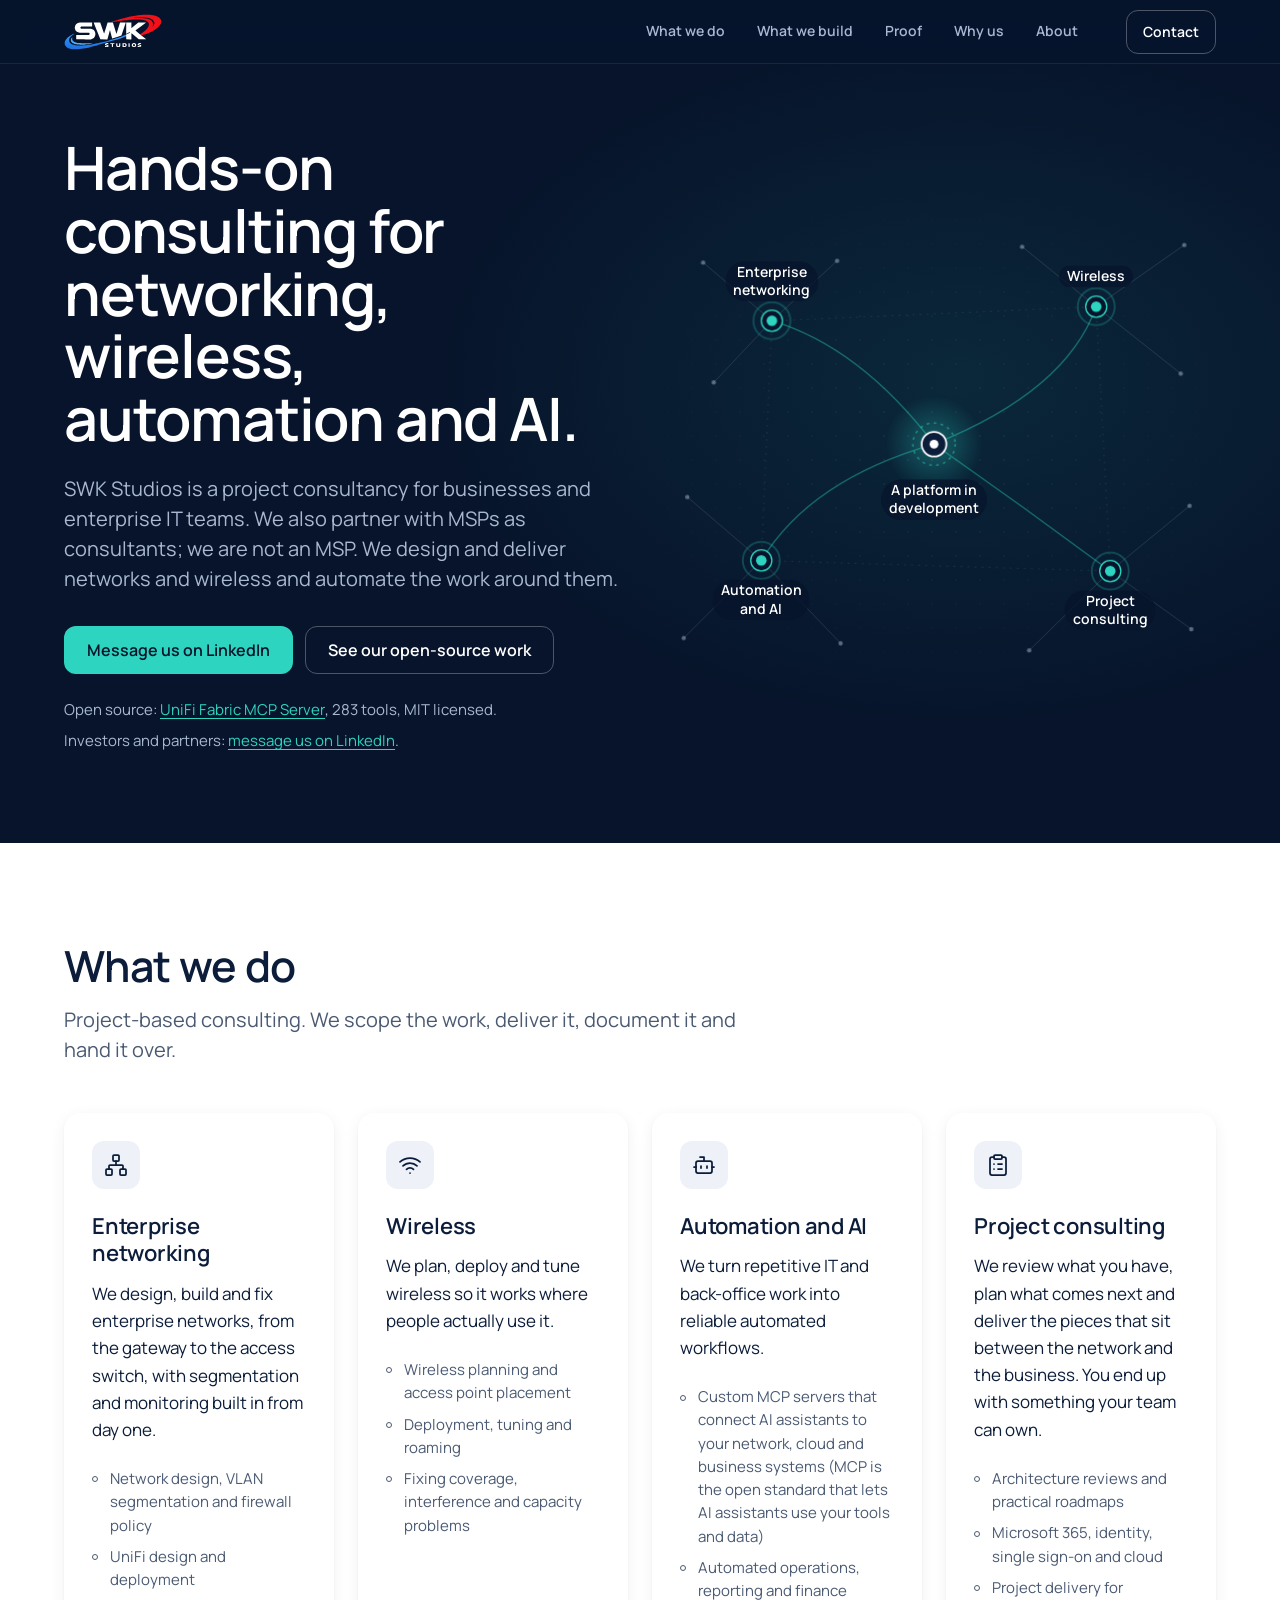
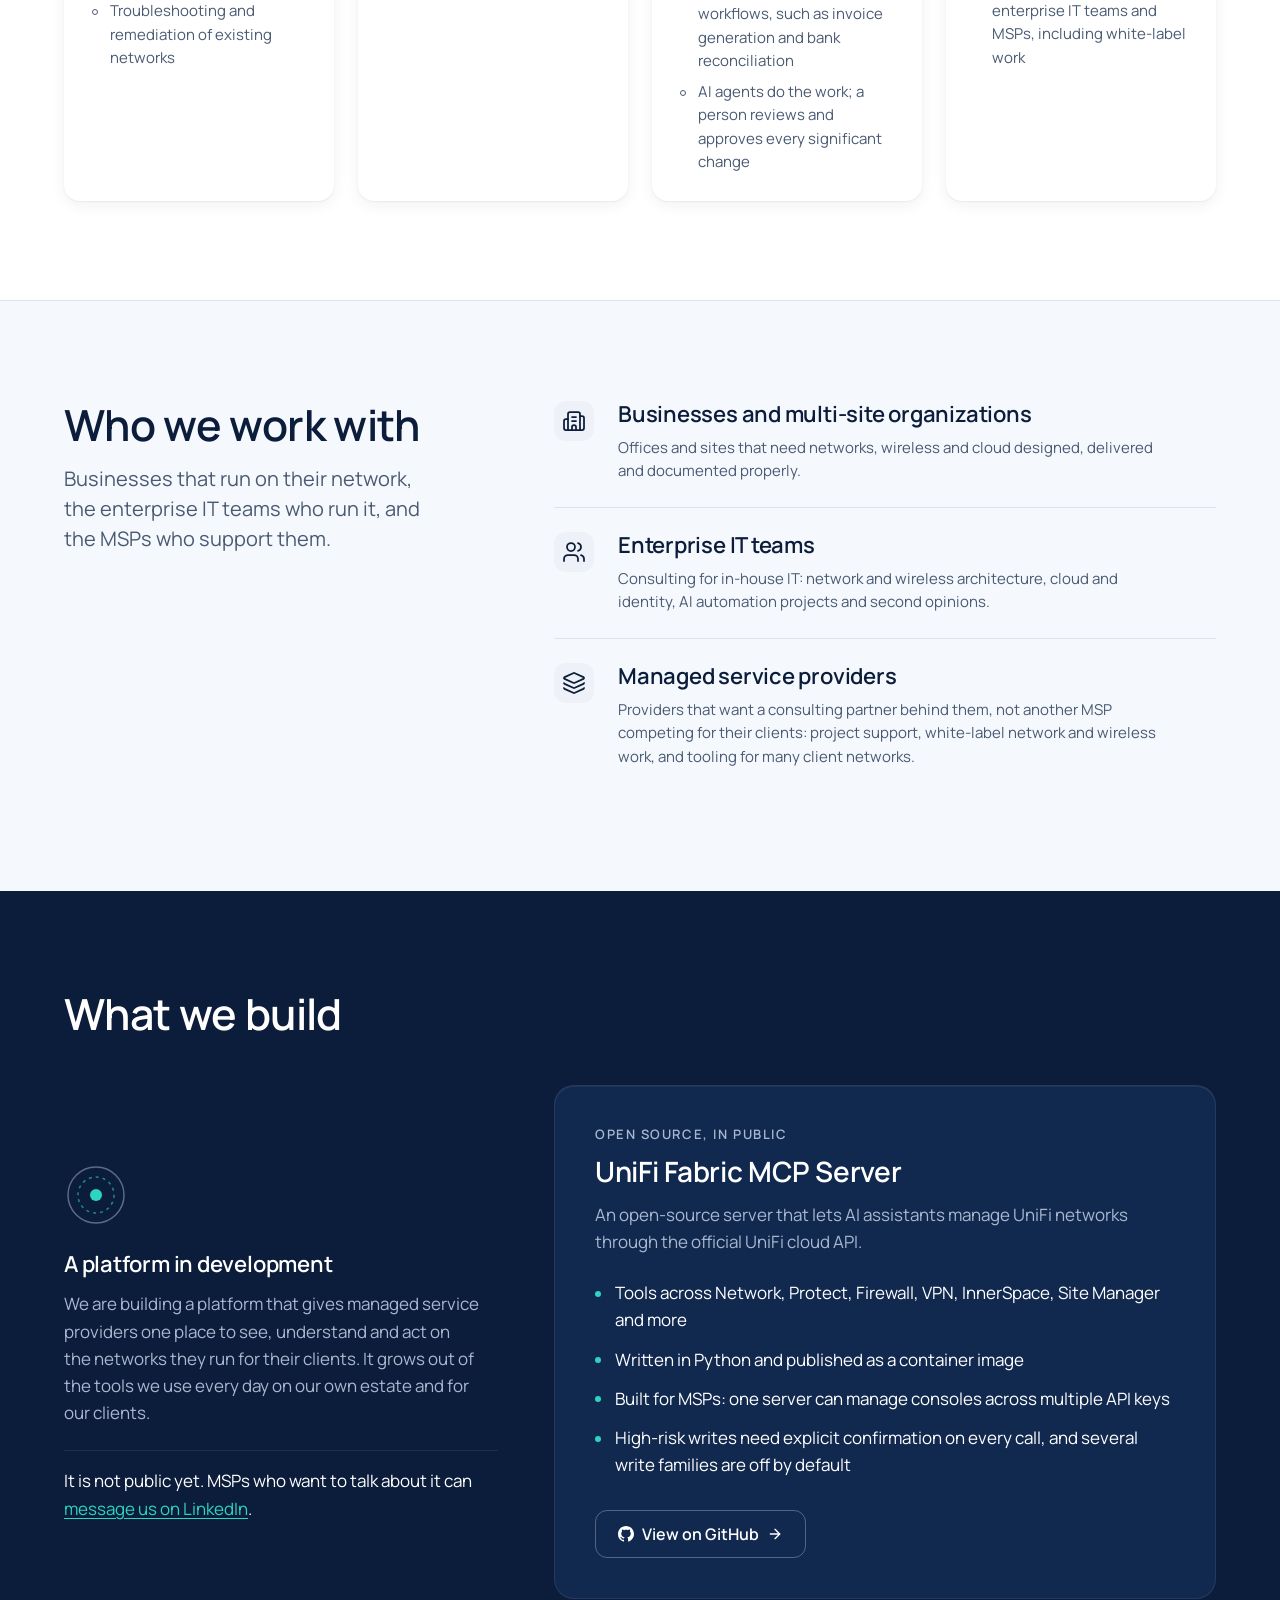
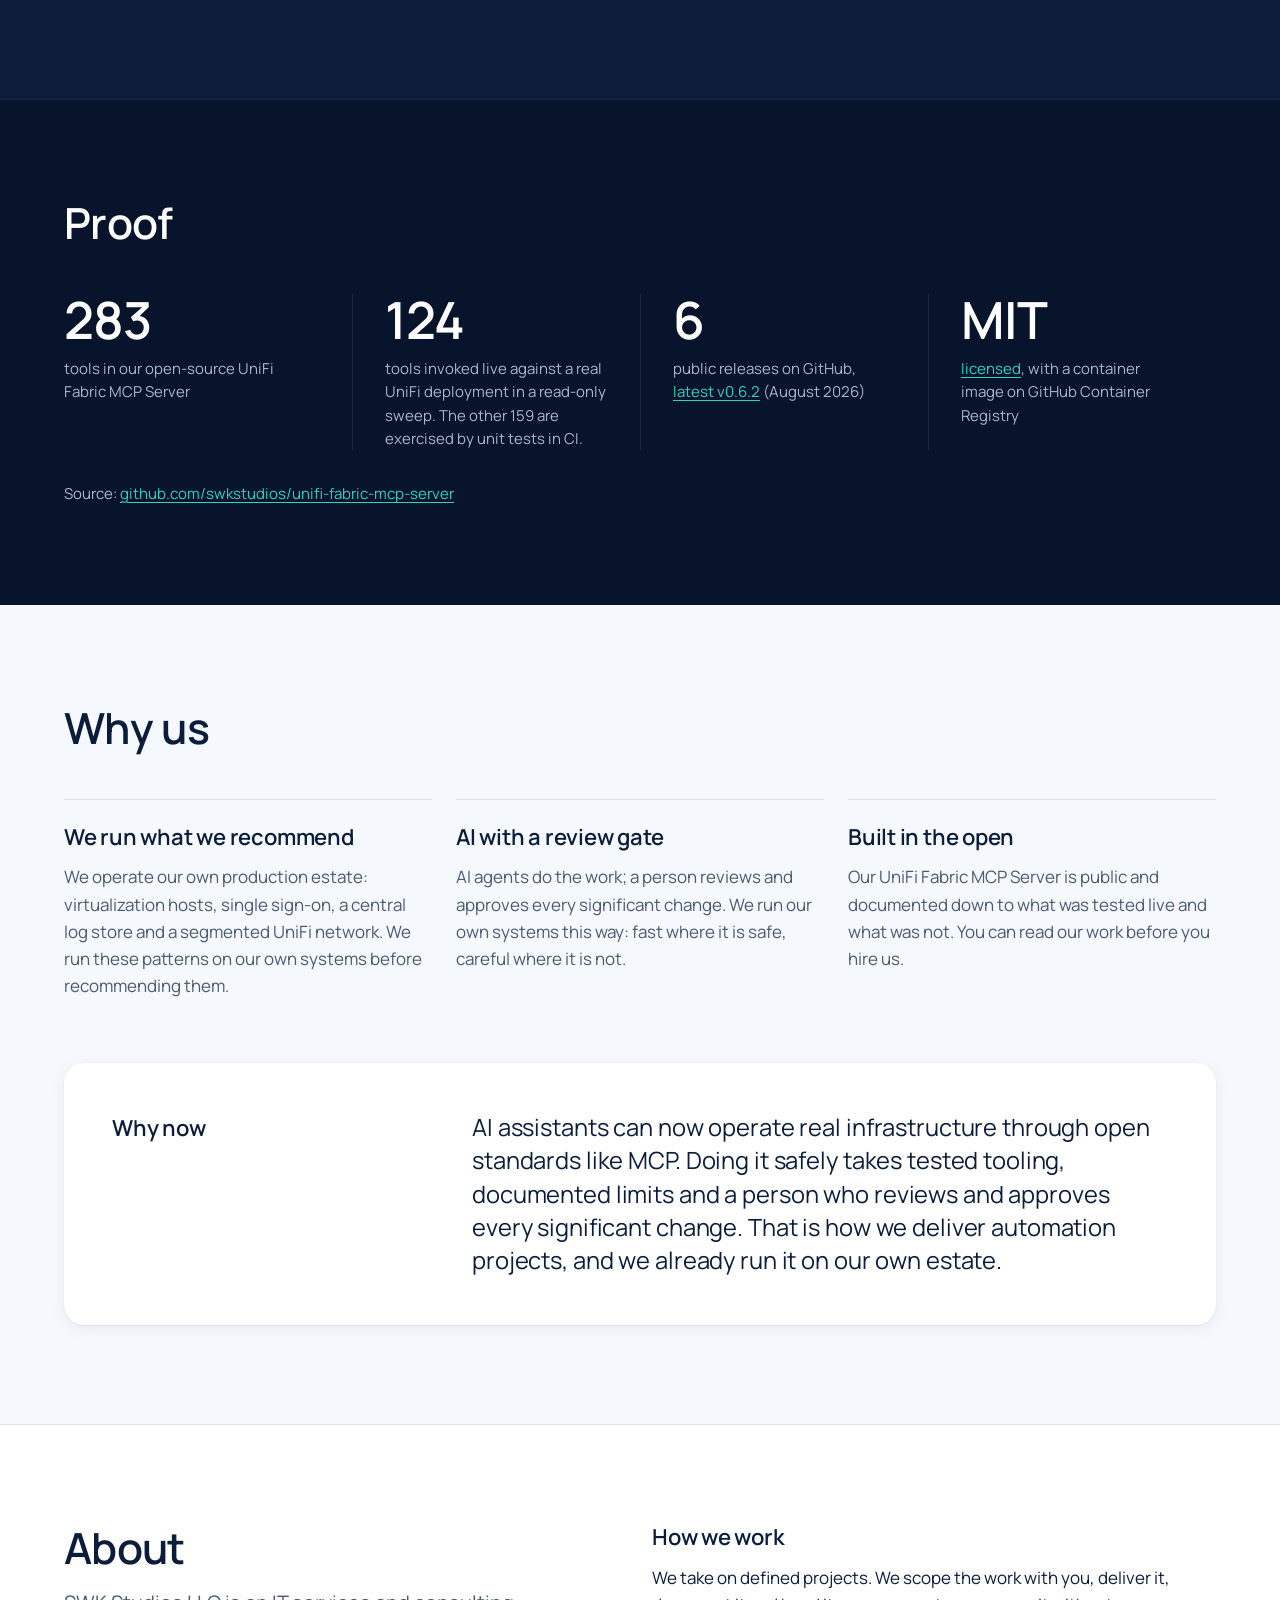
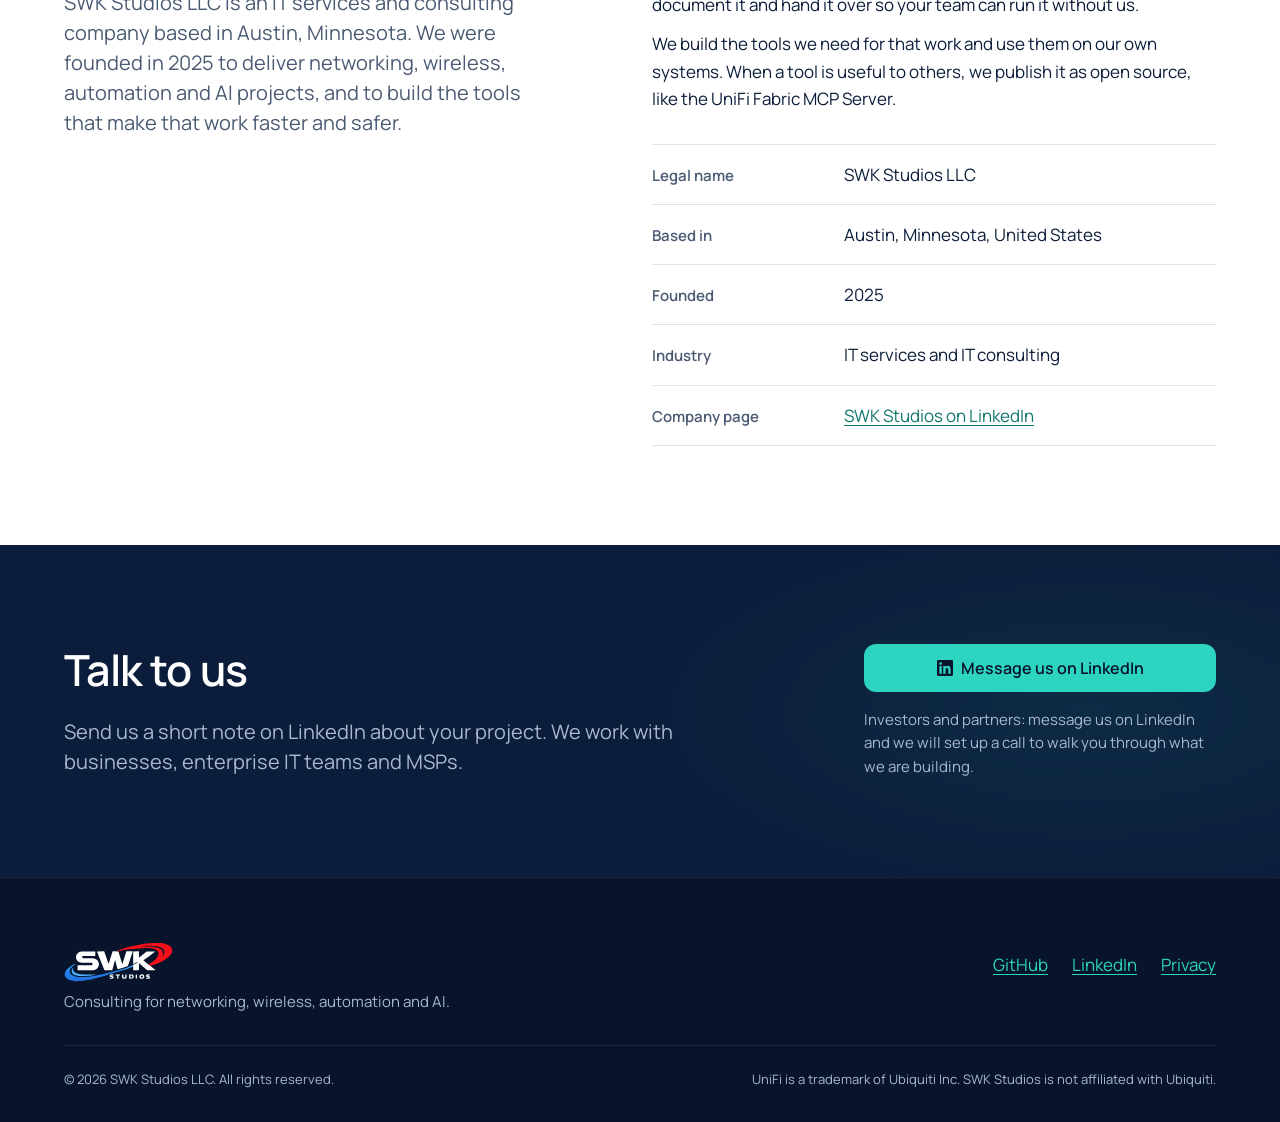
<file: index.html>
<!DOCTYPE html>
<html lang="en">
<head>
  <meta charset="utf-8">
  <meta name="viewport" content="width=device-width, initial-scale=1">
  <meta http-equiv="Content-Security-Policy" content="default-src 'self'; img-src 'self' data:; style-src 'self'; script-src 'self'; font-src 'self'; object-src 'none'; base-uri 'none'; form-action 'none'">
  <meta name="referrer" content="strict-origin-when-cross-origin">
  <title>SWK Studios | Consulting for networking, wireless, automation and AI</title>
  <meta name="description" content="Minnesota consultancy for networking, wireless, automation and AI projects, for businesses and enterprise IT teams. We also partner with MSPs as consultants.">
  <meta name="color-scheme" content="only light">
  <meta name="theme-color" content="#07142B">
  <link rel="canonical" href="https://swkstudios.com/">
  <meta property="og:type" content="website">
  <meta property="og:site_name" content="SWK Studios">
  <meta property="og:url" content="https://swkstudios.com/">
  <meta property="og:title" content="SWK Studios | Consulting for networking, wireless, automation and AI">
  <meta property="og:description" content="Minnesota consultancy for networking, wireless, automation and AI projects, for businesses and enterprise IT teams. We also partner with MSPs as consultants.">
  <meta property="og:image" content="https://swkstudios.com/og.png">
  <meta property="og:image:width" content="1200">
  <meta property="og:image:height" content="630">
  <meta property="og:image:alt" content="SWK Studios: hands-on consulting for networking, wireless, automation and AI">
  <meta name="twitter:card" content="summary_large_image">
  <meta name="twitter:title" content="SWK Studios | Consulting for networking, wireless, automation and AI">
  <meta name="twitter:description" content="Minnesota consultancy for networking, wireless, automation and AI projects, for businesses and enterprise IT teams. We also partner with MSPs as consultants.">
  <meta name="twitter:image" content="https://swkstudios.com/og.png">
  <meta name="twitter:image:alt" content="SWK Studios: hands-on consulting for networking, wireless, automation and AI">
  <link rel="icon" href="/favicon.ico?v=2" sizes="32x32">
  <link rel="icon" href="/favicon.svg?v=2" type="image/svg+xml">
  <link rel="icon" href="/favicon-32.png?v=2" type="image/png" sizes="32x32">
  <link rel="apple-touch-icon" href="/apple-touch-icon.png?v=2" sizes="180x180">
  <link rel="manifest" href="/site.webmanifest?v=2">
  <link rel="preload" href="/assets/fonts/manrope-600.woff2" as="font" type="font/woff2" crossorigin>
  <link rel="stylesheet" href="/assets/css/site.css">
  <script src="/assets/js/site.js" defer></script>
  <script type="application/ld+json">{"@context":"https://schema.org","@graph":[{"@type":"WebSite","@id":"https://swkstudios.com/#site","url":"https://swkstudios.com/","name":"SWK Studios","inLanguage":"en","publisher":{"@id":"https://swkstudios.com/#org"}},{"@type":"Organization","@id":"https://swkstudios.com/#org","name":"SWK Studios","legalName":"SWK Studios LLC","url":"https://swkstudios.com/","logo":"https://swkstudios.com/assets/brand/swk-logo-512.png","address":{"@type":"PostalAddress","addressLocality":"Austin","addressRegion":"MN","addressCountry":"US"},"sameAs":["https://www.linkedin.com/company/swkstudios","https://github.com/swkstudios"],"knowsAbout":["Enterprise networking","Wireless network design","Automation","Artificial intelligence","UniFi","IT project consulting"],"description":"Minnesota consultancy for networking, wireless, automation and AI projects, for businesses and enterprise IT teams. We also partner with MSPs as consultants.","foundingDate":"2025-11-15"},{"@type":"SoftwareSourceCode","name":"UniFi Fabric MCP Server","codeRepository":"https://github.com/swkstudios/unifi-fabric-mcp-server","programmingLanguage":"Python","license":"https://opensource.org/licenses/MIT","author":{"@id":"https://swkstudios.com/#org"}}]}</script>
</head>
<body>
  <a class="skip-link btn btn--primary" href="#main">Skip to content</a>

  <header class="site-header">
    <nav class="nav wrap" aria-label="Primary">
      <a class="brand" href="#top">
        <img class="brand-logo" src="/assets/brand/swk-logo-light.svg" width="88" height="32" alt="SWK Studios">
      </a>
      <ul class="nav-links">
        <li><a class="nav-link" href="#what-we-do">What we do</a></li>
        <li><a class="nav-link" href="#building">What we build</a></li>
        <li><a class="nav-link" href="#proof">Proof</a></li>
        <li><a class="nav-link" href="#why-us">Why us</a></li>
        <li><a class="nav-link" href="#about">About</a></li>
      </ul>
      <a class="btn btn--secondary btn--sm nav-cta" href="#contact">Contact</a>
    </nav>
  </header>

  <main id="main" tabindex="-1">

    <section id="top" class="band band--dark hero" aria-labelledby="hero-title">
      <div class="wrap grid hero-grid">
        <div class="hero-text">
          <h1 id="hero-title">Hands-on consulting for networking, wireless, automation and AI.</h1>
          <p class="lead hero-sub">SWK Studios is a project consultancy for businesses and enterprise IT teams. We also partner with MSPs as consultants; we are not an&nbsp;MSP. We design and deliver networks and wireless and automate the work around them.</p>
          <div class="cta-row">
            <a class="btn btn--primary" href="https://www.linkedin.com/company/swkstudios">Message us on LinkedIn</a>
            <a class="btn btn--secondary" href="#open-source">See our open-source work</a>
          </div>
          <p class="small muted hero-proof">Open source: <a class="link" href="https://github.com/swkstudios/unifi-fabric-mcp-server">UniFi Fabric MCP Server</a>, <span data-stat="tools">283</span> tools, MIT licensed.</p>
          <p class="small hero-investor">Investors and partners: <a class="link" href="https://www.linkedin.com/company/swkstudios">message us on LinkedIn</a>.</p>
        </div>
        <div class="hero-visual">
          <div class="topo" role="img" aria-label="Diagram: our four practices (enterprise networking, wireless, automation and AI, and project consulting) connected to a platform in development at the center.">
            <svg class="topo-svg" viewBox="0 0 640 520" preserveAspectRatio="xMidYMid meet" aria-hidden="true" focusable="false">
              <defs>
                <radialGradient id="topo-halo">
                  <stop offset="0" stop-color="#2DD4BF" stop-opacity=".35"/>
                  <stop offset="1" stop-color="#2DD4BF" stop-opacity="0"/>
                </radialGradient>
              </defs>
              <g class="mesh" fill="none" stroke="#A9B8D0" stroke-width="1">
                <g class="mesh-ring" stroke-opacity=".18" stroke-dasharray="2 6">
                  <line x1="136" y1="120" x2="504" y2="104"/>
                  <line x1="504" y1="104" x2="520" y2="404"/>
                  <line x1="520" y1="404" x2="124" y2="392"/>
                  <line x1="124" y1="392" x2="136" y2="120"/>
                </g>
                <g class="mesh-links k-ai" stroke-opacity=".22">
                  <line pathLength="100" x1="136" y1="120" x2="58" y2="54"/>
                  <line pathLength="100" x1="136" y1="120" x2="210" y2="52"/>
                  <line pathLength="100" x1="136" y1="120" x2="70" y2="190"/>
                </g>
                <g class="mesh-links k-cloud" stroke-opacity=".22">
                  <line pathLength="100" x1="504" y1="104" x2="604" y2="34"/>
                  <line pathLength="100" x1="504" y1="104" x2="420" y2="36"/>
                  <line pathLength="100" x1="504" y1="104" x2="600" y2="180"/>
                </g>
                <g class="mesh-links k-net" stroke-opacity=".22">
                  <line pathLength="100" x1="520" y1="404" x2="612" y2="470"/>
                  <line pathLength="100" x1="520" y1="404" x2="428" y2="494"/>
                  <line pathLength="100" x1="520" y1="404" x2="610" y2="330"/>
                </g>
                <g class="mesh-links k-msp" stroke-opacity=".22">
                  <line pathLength="100" x1="124" y1="392" x2="36" y2="480"/>
                  <line pathLength="100" x1="124" y1="392" x2="214" y2="486"/>
                  <line pathLength="100" x1="124" y1="392" x2="40" y2="320"/>
                </g>
              </g>
              <g class="spokes" fill="none" stroke="#2DD4BF" stroke-width="1.5" stroke-opacity=".45" stroke-linecap="round">
                <path class="spoke k-ai" pathLength="100" d="M136 120 Q236 150 320 260"/>
                <path class="spoke k-cloud" pathLength="100" d="M504 104 Q470 200 320 260"/>
                <path class="spoke k-net" pathLength="100" d="M520 404 Q420 330 320 260"/>
                <path class="spoke k-msp" pathLength="100" d="M124 392 Q180 300 320 260"/>
              </g>
              <g class="packets" fill="none" stroke="#2DD4BF" stroke-width="2.5" stroke-linecap="round">
                <path class="packet k-ai" pathLength="100" d="M136 120 Q236 150 320 260"/>
                <path class="packet k-cloud" pathLength="100" d="M504 104 Q470 200 320 260"/>
                <path class="packet k-net" pathLength="100" d="M520 404 Q420 330 320 260"/>
                <path class="packet k-msp" pathLength="100" d="M124 392 Q180 300 320 260"/>
              </g>
              <g class="sats" fill="#A9B8D0" fill-opacity=".5">
                <g class="sat-group k-ai"><circle cx="58" cy="54" r="2.5"/><circle cx="210" cy="52" r="2.5"/><circle cx="70" cy="190" r="2.5"/></g>
                <g class="sat-group k-cloud"><circle cx="604" cy="34" r="2.5"/><circle cx="420" cy="36" r="2.5"/><circle cx="600" cy="180" r="2.5"/></g>
                <g class="sat-group k-net"><circle cx="612" cy="470" r="2.5"/><circle cx="428" cy="494" r="2.5"/><circle cx="610" cy="330" r="2.5"/></g>
                <g class="sat-group k-msp"><circle cx="36" cy="480" r="2.5"/><circle cx="214" cy="486" r="2.5"/><circle cx="40" cy="320" r="2.5"/></g>
              </g>
              <g class="pillars">
                <g class="pillar k-ai"><circle class="pulse" cx="136" cy="120" r="14"/><circle class="pillar-ring" cx="136" cy="120" r="12"/><circle class="pillar-dot" cx="136" cy="120" r="6"/></g>
                <g class="pillar k-cloud"><circle class="pulse" cx="504" cy="104" r="14"/><circle class="pillar-ring" cx="504" cy="104" r="12"/><circle class="pillar-dot" cx="504" cy="104" r="6"/></g>
                <g class="pillar k-net"><circle class="pulse" cx="520" cy="404" r="14"/><circle class="pillar-ring" cx="520" cy="404" r="12"/><circle class="pillar-dot" cx="520" cy="404" r="6"/></g>
                <g class="pillar k-msp"><circle class="pulse" cx="124" cy="392" r="14"/><circle class="pillar-ring" cx="124" cy="392" r="12"/><circle class="pillar-dot" cx="124" cy="392" r="6"/></g>
              </g>
              <g class="core">
                <circle class="core-halo" cx="320" cy="260" r="56" fill="url(#topo-halo)"/>
                <circle class="core-ring" cx="320" cy="260" r="24" fill="none" stroke="#2DD4BF" stroke-opacity=".6" stroke-width="1.5" stroke-dasharray="3 5"/>
                <circle class="core-disc" cx="320" cy="260" r="14" fill="#0B1D3A" stroke="#FFFFFF" stroke-width="2"/>
                <circle class="core-dot" cx="320" cy="260" r="5" fill="#FFFFFF"/>
              </g>
            </svg>
            <span class="topo-label topo-label--core" aria-hidden="true">A platform in <br>development</span>
            <span class="topo-label topo-label--ai" aria-hidden="true"><span class="lbl-full">Enterprise <br>networking</span><span class="lbl-short">Networking</span></span>
            <span class="topo-label topo-label--cloud" aria-hidden="true"><span class="lbl-full">Wireless</span><span class="lbl-short">Wireless</span></span>
            <span class="topo-label topo-label--net" aria-hidden="true"><span class="lbl-full">Project <br>consulting</span><span class="lbl-short">Projects</span></span>
            <span class="topo-label topo-label--msp" aria-hidden="true"><span class="lbl-full">Automation <br>and AI</span><span class="lbl-short">AI</span></span>
          </div>
        </div>
      </div>
    </section>

    <section id="what-we-do" class="band band--light band--white" aria-labelledby="what-we-do-title">
      <div class="wrap">
        <header class="sec-head">
          <h2 id="what-we-do-title">What we do</h2>
          <p class="lead muted">Project-based consulting. We scope the work, deliver it, document it and hand it over.</p>
        </header>
        <div class="pillars-grid">
          <article class="card">
            <div class="icon-tile"><svg class="icon" viewBox="0 0 24 24" aria-hidden="true" focusable="false"><rect x="16" y="16" width="6" height="6" rx="1"/><rect x="2" y="16" width="6" height="6" rx="1"/><rect x="9" y="2" width="6" height="6" rx="1"/><path d="M5 16v-3a1 1 0 0 1 1-1h12a1 1 0 0 1 1 1v3"/><path d="M12 12V8"/></svg></div>
            <h3>Enterprise networking</h3>
            <p>We design, build and fix enterprise networks, from the gateway to the access switch, with segmentation and monitoring built in from day one.</p>
            <ul class="ring-list">
              <li>Network design, VLAN segmentation and firewall policy</li>
              <li>UniFi design and deployment</li>
              <li>Troubleshooting and remediation of existing networks</li>
            </ul>
          </article>
          <article class="card">
            <div class="icon-tile"><svg class="icon" viewBox="0 0 24 24" aria-hidden="true" focusable="false"><path d="M12 20h.01"/><path d="M2 8.82a15 15 0 0 1 20 0"/><path d="M5 12.859a10 10 0 0 1 14 0"/><path d="M8.5 16.429a5 5 0 0 1 7 0"/></svg></div>
            <h3>Wireless</h3>
            <p>We plan, deploy and tune wireless so it works where people actually use it.</p>
            <ul class="ring-list">
              <li>Wireless planning and access point placement</li>
              <li>Deployment, tuning and roaming</li>
              <li>Fixing coverage, interference and capacity problems</li>
            </ul>
          </article>
          <article class="card">
            <div class="icon-tile"><svg class="icon" viewBox="0 0 24 24" aria-hidden="true" focusable="false"><path d="M12 8V4H8"/><rect width="16" height="12" x="4" y="8" rx="2"/><path d="M2 14h2"/><path d="M20 14h2"/><path d="M15 13v2"/><path d="M9 13v2"/></svg></div>
            <h3>Automation and AI</h3>
            <p>We turn repetitive IT and back-office work into reliable automated workflows.</p>
            <ul class="ring-list">
              <li>Custom MCP servers that connect AI assistants to your network, cloud and business systems (MCP is the open standard that lets AI assistants use your tools and data)</li>
              <li>Automated operations, reporting and finance workflows, such as invoice generation and bank reconciliation</li>
              <li>AI agents do the work; a person reviews and approves every significant change</li>
            </ul>
          </article>
          <article class="card">
            <div class="icon-tile"><svg class="icon" viewBox="0 0 24 24" aria-hidden="true" focusable="false"><rect width="8" height="4" x="8" y="2" rx="1" ry="1"/><path d="M16 4h2a2 2 0 0 1 2 2v14a2 2 0 0 1-2 2H6a2 2 0 0 1-2-2V6a2 2 0 0 1 2-2h2"/><path d="M12 11h4"/><path d="M12 16h4"/><path d="M8 11h.01"/><path d="M8 16h.01"/></svg></div>
            <h3>Project consulting</h3>
            <p>We review what you have, plan what comes next and deliver the pieces that sit between the network and the business. You end up with something your team can own.</p>
            <ul class="ring-list">
              <li>Architecture reviews and practical roadmaps</li>
              <li>Microsoft 365, identity, single <span class="nowrap">sign-on</span> and cloud</li>
              <li>Project delivery for enterprise IT teams and MSPs, including white-label work</li>
            </ul>
          </article>
        </div>
      </div>
    </section>

    <section id="who" class="band band--light band--mist" data-nav="what-we-do" aria-labelledby="who-title">
      <div class="wrap grid who-grid">
        <header class="who-head">
          <h2 id="who-title">Who we work with</h2>
          <p class="lead muted">Businesses that run on their network, the enterprise IT teams who run it, and the MSPs who support them.</p>
        </header>
        <ul class="who-list">
          <li class="who-row">
            <div class="icon-tile icon-tile--sm"><svg class="icon" viewBox="0 0 24 24" aria-hidden="true" focusable="false"><path d="M10 12h4"/><path d="M10 8h4"/><path d="M14 21v-3a2 2 0 0 0-4 0v3"/><path d="M6 10H4a2 2 0 0 0-2 2v7a2 2 0 0 0 2 2h16a2 2 0 0 0 2-2V9a2 2 0 0 0-2-2h-2"/><path d="M6 21V5a2 2 0 0 1 2-2h8a2 2 0 0 1 2 2v16"/></svg></div>
            <div><h3>Businesses and <span class="nowrap">multi-site</span> organizations</h3><p class="small muted">Offices and sites that need networks, wireless and cloud designed, delivered and documented properly.</p></div>
          </li>
          <li class="who-row">
            <div class="icon-tile icon-tile--sm"><svg class="icon" viewBox="0 0 24 24" aria-hidden="true" focusable="false"><path d="M16 21v-2a4 4 0 0 0-4-4H6a4 4 0 0 0-4 4v2"/><path d="M16 3.128a4 4 0 0 1 0 7.744"/><path d="M22 21v-2a4 4 0 0 0-3-3.870"/><circle cx="9" cy="7" r="4"/></svg></div>
            <div><h3>Enterprise IT teams</h3><p class="small muted">Consulting for in-house IT: network and wireless architecture, cloud and identity, AI automation projects and second opinions.</p></div>
          </li>
          <li class="who-row">
            <div class="icon-tile icon-tile--sm"><svg class="icon" viewBox="0 0 24 24" aria-hidden="true" focusable="false"><path d="M12.83 2.18a2 2 0 0 0-1.66 0L2.6 6.08a1 1 0 0 0 0 1.83l8.58 3.91a2 2 0 0 0 1.66 0l8.58-3.9a1 1 0 0 0 0-1.83z"/><path d="M2 12a1 1 0 0 0 .58.91l8.6 3.91a2 2 0 0 0 1.65 0l8.58-3.9A1 1 0 0 0 22 12"/><path d="M2 17a1 1 0 0 0 .58.91l8.6 3.91a2 2 0 0 0 1.65 0l8.58-3.9A1 1 0 0 0 22 17"/></svg></div>
            <div><h3>Managed service providers</h3><p class="small muted">Providers that want a consulting partner behind them, not another MSP competing for their clients: project support, white-label network and wireless work, and tooling for many client networks.</p></div>
          </li>
        </ul>
      </div>
    </section>

    <section id="building" class="band band--dark band--navy900" aria-labelledby="building-title">
      <div class="wrap">
        <header class="sec-head">
          <h2 id="building-title">What we build</h2>
        </header>
        <div class="grid building-grid">
          <div class="teaser">
            <svg class="core-glyph" width="64" height="64" viewBox="0 0 64 64" aria-hidden="true" focusable="false"><circle cx="32" cy="32" r="28" fill="none" stroke="#A9B8D0" stroke-opacity=".5" stroke-width="1.5"/><circle cx="32" cy="32" r="18" fill="none" stroke="#2DD4BF" stroke-opacity=".6" stroke-width="1.5" stroke-dasharray="3 4"/><circle cx="32" cy="32" r="6" fill="#2DD4BF"/></svg>
            <h3>A platform in development</h3>
            <p class="muted">We are building a platform that gives managed service providers one place to see, understand and act on the networks they run for their clients. It grows out of the tools we use every day on our own estate and for our clients.</p>
            <p class="strong-white">It is not public yet. MSPs who want to talk about it can <a class="link nowrap" href="https://www.linkedin.com/company/swkstudios">message us on LinkedIn</a>.</p>
          </div>
          <article id="open-source" class="oss-card" aria-labelledby="oss-title">
            <p class="overline">Open source, in public</p>
            <h3 id="oss-title" class="h3-lg">UniFi Fabric MCP Server</h3>
            <p class="muted">An open-source server that lets AI assistants manage UniFi networks through the official UniFi cloud API.</p>
            <ul class="dot-list">
              <li>Tools across Network, Protect, Firewall, VPN, InnerSpace, Site Manager and more</li>
              <li>Written in Python and published as a container image</li>
              <li>Built for MSPs: one server can manage consoles across multiple API keys</li>
              <li>High-risk writes need explicit confirmation on every call, and several write families are off by default</li>
            </ul>
            <a class="btn btn--secondary btn--gh" href="https://github.com/swkstudios/unifi-fabric-mcp-server">
              <svg class="btn-icon" width="16" height="16" viewBox="0 0 16 16" aria-hidden="true" focusable="false"><path fill="currentColor" d="M6.766 11.328c-2.063-.25-3.516-1.734-3.516-3.656 0-.781.281-1.625.75-2.188-.203-.515-.172-1.609.063-2.062.625-.078 1.468.25 1.968.703.594-.187 1.219-.281 1.985-.281.765 0 1.39.094 1.953.265.484-.437 1.344-.765 1.969-.687.218.422.25 1.515.046 2.047.5.593.766 1.39.766 2.203 0 1.922-1.453 3.375-3.547 3.640.531.344.89 1.094.89 1.954v1.625c0 .468.391.734.86.547C13.781 14.359 16 11.53 16 8.030 16 3.610 12.406 0 7.984 0 3.563 0 0 3.610 0 8.031a7.880 7.880 0 0 0 5.172 7.422c.422.156.828-.125.828-.547v-1.250c-.219.094-.5.156-.75.156-1.031 0-1.640-.562-2.078-1.609-.172-.422-.360-.672-.719-.719-.187-.015-.25-.093-.25-.187 0-.188.313-.328.625-.328.453 0 .844.281 1.250.860.313.452.640.655 1.031.655s.641-.140 1-.5c.266-.265.470-.5.657-.656"/></svg>
              <span>View on GitHub</span>
              <svg class="btn-icon btn-arrow" width="16" height="16" viewBox="0 0 24 24" aria-hidden="true" focusable="false"><path d="M5 12h14"/><path d="m12 5 7 7-7 7"/></svg>
            </a>
          </article>
        </div>
      </div>
    </section>

    <section id="proof" class="band band--dark band--navy950" aria-labelledby="proof-title">
      <div class="wrap">
        <header class="sec-head">
          <h2 id="proof-title">Proof</h2>
        </header>
        <dl class="stats">
          <div class="stat"><dt class="stat-fig" data-stat="tools">283</dt><dd class="stat-label">tools in our open-source UniFi Fabric MCP Server</dd></div>
          <div class="stat"><dt class="stat-fig" data-stat="live_verified">124</dt><dd class="stat-label">tools invoked live against a real UniFi deployment in a read-only sweep. The other <span data-stat="unit_tested">159</span> are exercised by unit tests in CI.</dd></div>
          <div class="stat"><dt class="stat-fig" data-stat="releases">6</dt><dd class="stat-label">public releases on GitHub, <a class="link nowrap" href="https://github.com/swkstudios/unifi-fabric-mcp-server/releases/latest">latest <span data-stat="latest_version">v0.6.2</span></a> (<span data-stat="latest_date">August 2026</span>)</dd></div>
          <div class="stat"><dt class="stat-fig">MIT</dt><dd class="stat-label"><a class="link" href="https://github.com/swkstudios/unifi-fabric-mcp-server/blob/main/LICENSE">licensed</a>, with a container image on GitHub Container Registry</dd></div>
        </dl>
        <p class="small muted proof-source">Source: <a class="link" href="https://github.com/swkstudios/unifi-fabric-mcp-server">github.com/swkstudios/unifi-fabric-mcp-server</a></p>
      </div>
    </section>

    <section id="why-us" class="band band--light band--mist" aria-labelledby="why-us-title">
      <div class="wrap">
        <header class="sec-head">
          <h2 id="why-us-title">Why us</h2>
        </header>
        <div class="grid why-grid">
          <div class="why-item">
            <h3>We run what we recommend</h3>
            <p class="muted">We operate our own production estate: virtualization hosts, single <span class="nowrap">sign-on</span>, a central log store and a segmented UniFi network. We run these patterns on our own systems before recommending them.</p>
          </div>
          <div class="why-item">
            <h3>AI with a review gate</h3>
            <p class="muted">AI agents do the work; a person reviews and approves every significant change. We run our own systems this way: fast where it is safe, careful where it is not.</p>
          </div>
          <div class="why-item">
            <h3>Built in the open</h3>
            <p class="muted">Our UniFi Fabric MCP Server is public and documented down to what was tested live and what was not. You can read our work before you hire us.</p>
          </div>
        </div>
        <div class="grid why-now">
          <h3>Why now</h3>
          <p class="lead">AI assistants can now operate real infrastructure through open standards like MCP. Doing it safely takes tested tooling, documented limits and a person who reviews and approves every significant change. That is how we deliver automation projects, and we already run it on our own estate.</p>
        </div>
      </div>
    </section>

    <section id="about" class="band band--light band--white" aria-labelledby="about-title">
      <div class="wrap grid about-grid">
        <header class="sec-head about-head">
          <h2 id="about-title">About</h2>
          <p class="lead muted">SWK Studios LLC is an IT services and consulting company based in Austin, Minnesota. We were founded in 2025 to deliver networking, wireless, automation and AI projects, and to build the tools that make that work faster and safer.</p>
        </header>
        <div class="about-body">
          <div class="about-copy">
            <h3>How we work</h3>
            <p>We take on defined projects. We scope the work with you, deliver it, document it and hand it over so your team can run it without us.</p>
            <p>We build the tools we need for that work and use them on our own systems. When a tool is useful to others, we publish it as open source, like the UniFi Fabric MCP Server.</p>
          </div>
          <dl class="facts">
            <div><dt>Legal name</dt><dd>SWK Studios LLC</dd></div>
            <div><dt>Based in</dt><dd>Austin, Minnesota, United States</dd></div>
            <div><dt>Founded</dt><dd>2025</dd></div>
            <div><dt>Industry</dt><dd>IT services and IT consulting</dd></div>
            <div><dt>Company page</dt><dd><a class="link" href="https://www.linkedin.com/company/swkstudios">SWK Studios on LinkedIn</a></dd></div>
          </dl>
        </div>
      </div>
    </section>

    <section id="contact" class="band band--dark band--navy900 contact" aria-labelledby="contact-title">
      <div class="wrap grid contact-grid">
        <div class="contact-text">
          <h2 id="contact-title">Talk to us</h2>
          <p class="lead muted">Send us a short note on LinkedIn about your project. We work with businesses, enterprise IT teams and MSPs.</p>
        </div>
        <div class="contact-actions">
          <a class="btn btn--primary btn--block" href="https://www.linkedin.com/company/swkstudios">
            <svg class="btn-icon" width="16" height="16" viewBox="0 0 16 16" aria-hidden="true" focusable="false"><path fill="currentColor" d="M14.82 0H1.18C.53 0 0 .52 0 1.15v13.7C0 15.48.53 16 1.18 16h13.64c.65 0 1.18-.52 1.18-1.15V1.15C16 .52 15.47 0 14.82 0zM4.75 13.63H2.37V6h2.38v7.63zM3.56 4.96a1.38 1.380 0 1 1 0-2.76 1.38 1.38 0 0 1 0 2.76zm10.07 8.67h-2.37V9.92c0-.89-.02-2.03-1.24-2.03-1.24 0-1.43.97-1.43 1.97v3.77H6.22V6h2.27v1.04h.03c.32-.6 1.1-1.24 2.25-1.24 2.4 0 2.85 1.58 2.85 3.640v4.19z"/></svg>
            <span>Message us on LinkedIn</span>
          </a>
          <p class="small muted contact-investor">Investors and partners: message us on LinkedIn and we will set up a call to walk you through what we are building.</p>
        </div>
      </div>
    </section>

  </main>

  <footer class="band band--dark site-footer">
    <div class="wrap">
      <div class="footer-row">
        <div class="footer-brand">
          <p class="brand brand--static">
            <img class="brand-logo brand-logo--footer" src="/assets/brand/swk-logo-light.svg" width="110" height="40" alt="SWK Studios">
            <img class="brand-logo brand-logo--print" src="/assets/brand/swk-logo.svg" width="110" height="40" alt="SWK Studios">
          </p>
          <p class="small muted">Consulting for networking, wireless, automation and AI.</p>
        </div>
        <ul class="footer-links">
          <li><a class="link" href="https://github.com/swkstudios">GitHub</a></li>
          <li><a class="link" href="https://www.linkedin.com/company/swkstudios">LinkedIn</a></li>
          <li><a class="link" href="/privacy.html">Privacy</a></li>
        </ul>
      </div>
      <div class="footer-legal">
        <p>© <span data-stat="year">2026</span> SWK Studios LLC. All rights reserved.</p>
        <p>UniFi is a trademark of Ubiquiti Inc. SWK Studios is not affiliated with Ubiquiti.</p>
      </div>
    </div>
  </footer>
</body>
</html>
</file>
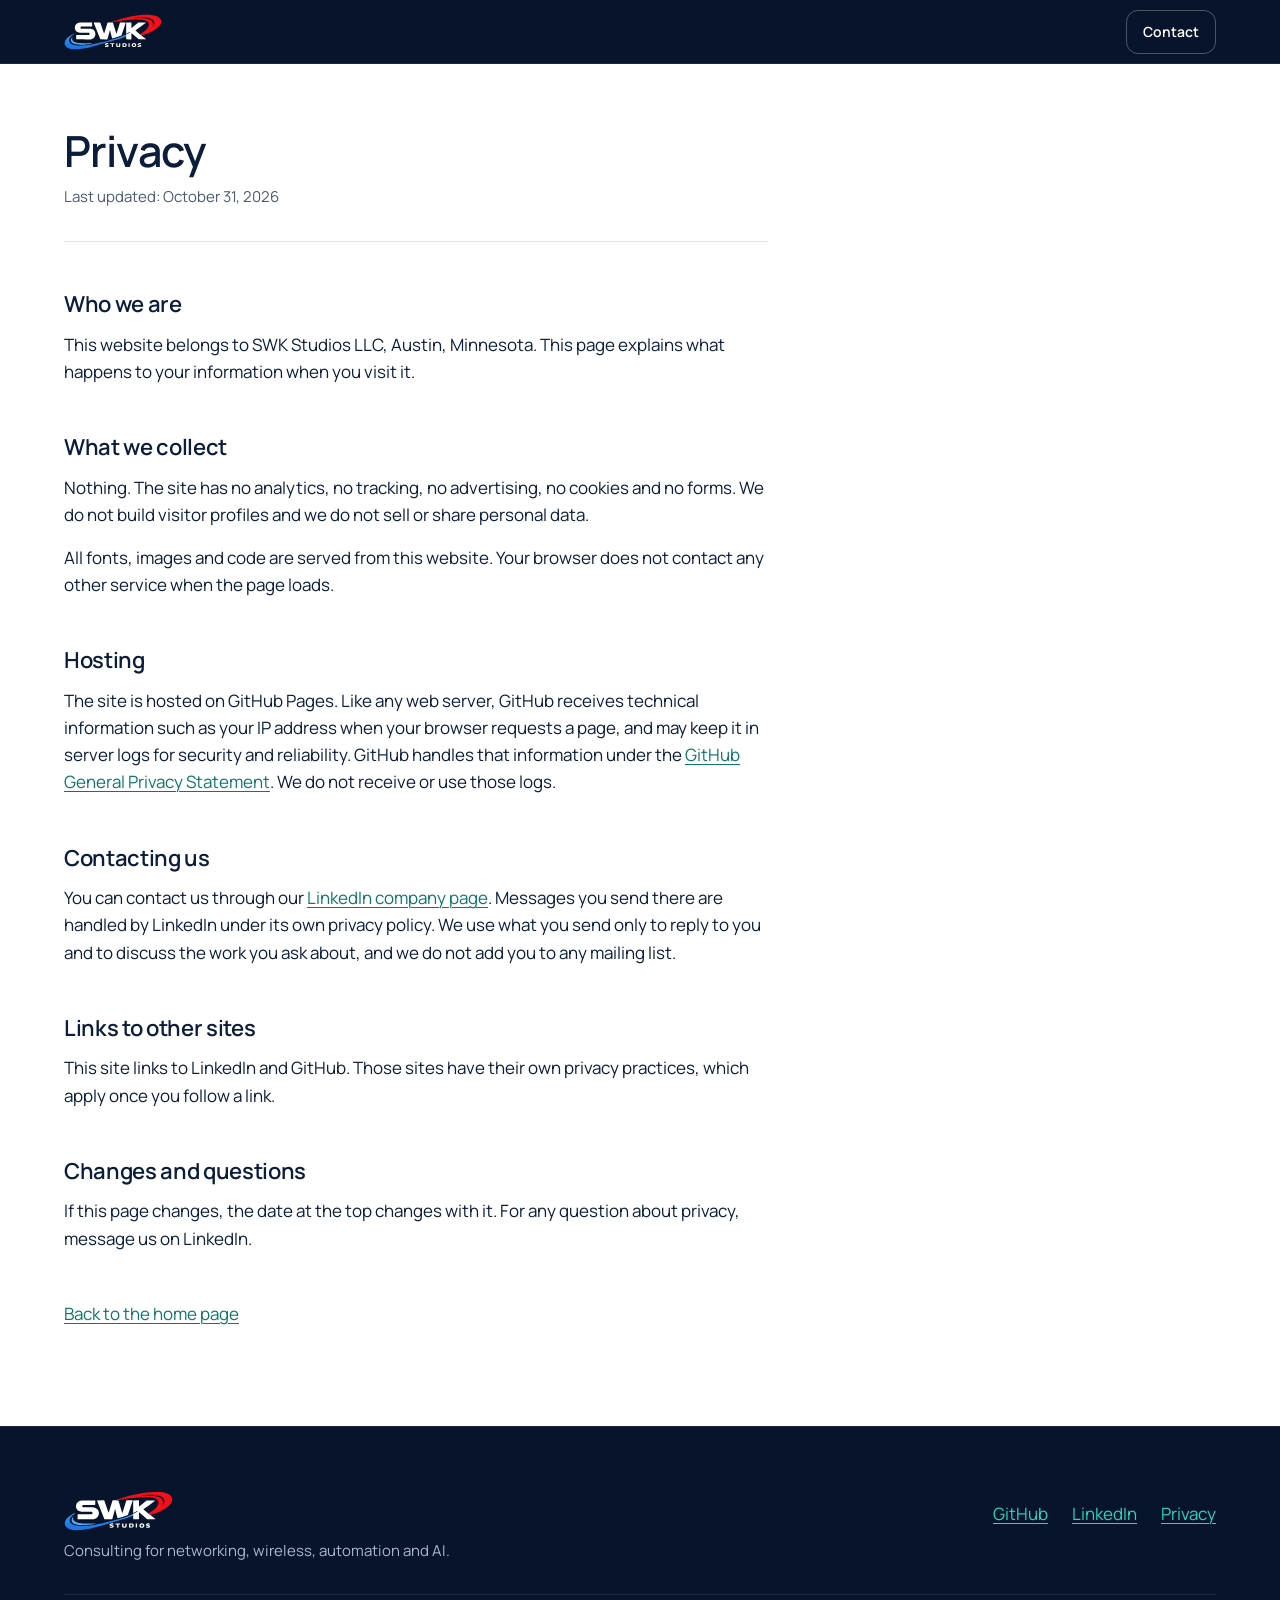
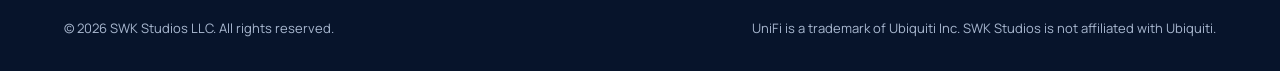
<file: privacy.html>
<!DOCTYPE html>
<html lang="en">
<head>
  <meta charset="utf-8">
  <meta name="viewport" content="width=device-width, initial-scale=1">
  <meta http-equiv="Content-Security-Policy" content="default-src 'self'; img-src 'self' data:; style-src 'self'; script-src 'self'; font-src 'self'; object-src 'none'; base-uri 'none'; form-action 'none'">
  <meta name="referrer" content="strict-origin-when-cross-origin">
  <title>Privacy | SWK Studios</title>
  <meta name="description" content="How the SWK Studios website handles your information: no tracking, no cookies, no analytics.">
  <link rel="canonical" href="https://swkstudios.com/privacy.html">
  <meta property="og:type" content="website">
  <meta property="og:site_name" content="SWK Studios">
  <meta property="og:url" content="https://swkstudios.com/privacy.html">
  <meta property="og:title" content="Privacy | SWK Studios">
  <meta property="og:description" content="How the SWK Studios website handles your information: no tracking, no cookies, no analytics.">
  <meta property="og:image" content="https://swkstudios.com/og.png">
  <meta property="og:image:width" content="1200">
  <meta property="og:image:height" content="630">
  <meta property="og:image:alt" content="SWK Studios: hands-on consulting for networking, wireless, automation and AI">
  <meta name="twitter:card" content="summary_large_image">
  <meta name="twitter:title" content="Privacy | SWK Studios">
  <meta name="twitter:description" content="How the SWK Studios website handles your information: no tracking, no cookies, no analytics.">
  <meta name="twitter:image" content="https://swkstudios.com/og.png">
  <meta name="twitter:image:alt" content="SWK Studios: hands-on consulting for networking, wireless, automation and AI">
  <meta name="color-scheme" content="only light">
  <meta name="theme-color" content="#07142B">
  <link rel="icon" href="/favicon.ico?v=2" sizes="32x32">
  <link rel="icon" href="/favicon.svg?v=2" type="image/svg+xml">
  <link rel="icon" href="/favicon-32.png?v=2" type="image/png" sizes="32x32">
  <link rel="apple-touch-icon" href="/apple-touch-icon.png?v=2" sizes="180x180">
  <link rel="manifest" href="/site.webmanifest?v=2">
  <link rel="preload" href="/assets/fonts/manrope-600.woff2" as="font" type="font/woff2" crossorigin>
  <link rel="stylesheet" href="/assets/css/site.css">
</head>
<body class="page-legal">
  <a class="skip-link btn btn--primary" href="#main">Skip to content</a>

  <header class="site-header">
    <nav class="nav wrap" aria-label="Primary">
      <a class="brand" href="/">
        <img class="brand-logo" src="/assets/brand/swk-logo-light.svg" width="88" height="32" alt="SWK Studios">
      </a>
      <a class="btn btn--secondary btn--sm nav-cta" href="/#contact">Contact</a>
    </nav>
  </header>

  <main id="main" tabindex="-1">
    <section class="band band--light band--white legal" aria-labelledby="privacy-title">
      <div class="wrap prose">
        <h1 id="privacy-title">Privacy</h1>
        <p class="muted">Last updated: October 31, 2026</p>

        <h2>Who we are</h2>
        <p>This website belongs to SWK Studios LLC, Austin, Minnesota. This page explains what happens to your information when you visit it.</p>

        <h2>What we collect</h2>
        <p>Nothing. The site has no analytics, no tracking, no advertising, no cookies and no forms. We do not build visitor profiles and we do not sell or share personal data.</p>
        <p>All fonts, images and code are served from this website. Your browser does not contact any other service when the page loads.</p>

        <h2>Hosting</h2>
        <p>The site is hosted on GitHub Pages. Like any web server, GitHub receives technical information such as your IP address when your browser requests a page, and may keep it in server logs for security and reliability. GitHub handles that information under the <a class="link" href="https://docs.github.com/en/site-policy/privacy-policies/github-general-privacy-statement">GitHub General Privacy Statement</a>. We do not receive or use those logs.</p>

        <h2>Contacting us</h2>
        <p>You can contact us through our <a class="link" href="https://www.linkedin.com/company/swkstudios">LinkedIn company page</a>. Messages you send there are handled by LinkedIn under its own privacy policy. We use what you send only to reply to you and to discuss the work you ask about, and we do not add you to any mailing list.</p>

        <h2>Links to other sites</h2>
        <p>This site links to LinkedIn and GitHub. Those sites have their own privacy practices, which apply once you follow a link.</p>

        <h2>Changes and questions</h2>
        <p>If this page changes, the date at the top changes with it. For any question about privacy, message us on LinkedIn.</p>

        <p><a class="link" href="/">Back to the home page</a></p>
      </div>
    </section>
  </main>

  <footer class="band band--dark site-footer">
    <div class="wrap">
      <div class="footer-row">
        <div class="footer-brand">
          <p class="brand brand--static">
            <img class="brand-logo brand-logo--footer" src="/assets/brand/swk-logo-light.svg" width="110" height="40" alt="SWK Studios">
            <img class="brand-logo brand-logo--print" src="/assets/brand/swk-logo.svg" width="110" height="40" alt="SWK Studios">
          </p>
          <p class="small muted">Consulting for networking, wireless, automation and AI.</p>
        </div>
        <ul class="footer-links">
          <li><a class="link" href="https://github.com/swkstudios">GitHub</a></li>
          <li><a class="link" href="https://www.linkedin.com/company/swkstudios">LinkedIn</a></li>
          <li><a class="link" href="/privacy.html">Privacy</a></li>
        </ul>
      </div>
      <div class="footer-legal">
        <p>© <span data-stat="year">2026</span> SWK Studios LLC. All rights reserved.</p>
        <p>UniFi is a trademark of Ubiquiti Inc. SWK Studios is not affiliated with Ubiquiti.</p>
      </div>
    </div>
  </footer>
</body>
</html>
</file>
<file: assets/css/site.css>
/* SWK Studios one-pager. Signal Network direction. Spec: docs/design-spec.md */

@font-face {
  font-family: "Manrope";
  font-style: normal;
  font-weight: 400;
  font-display: swap;
  src: url("/assets/fonts/manrope-400.woff2") format("woff2");
  unicode-range: U+0000-00FF, U+0131, U+0152-0153, U+02BB-02BC, U+02C6, U+02DA, U+02DC, U+0304, U+0308, U+0329, U+2000-206F, U+20AC, U+2122, U+2191, U+2193, U+2212, U+2215, U+FEFF, U+FFFD;
}
@font-face {
  font-family: "Manrope";
  font-style: normal;
  font-weight: 600;
  font-display: swap;
  src: url("/assets/fonts/manrope-600.woff2") format("woff2");
  unicode-range: U+0000-00FF, U+0131, U+0152-0153, U+02BB-02BC, U+02C6, U+02DA, U+02DC, U+0304, U+0308, U+0329, U+2000-206F, U+20AC, U+2122, U+2191, U+2193, U+2212, U+2215, U+FEFF, U+FFFD;
}
/* Metric-matched fallback so the swap does not shift layout */
@font-face {
  font-family: "Manrope Fallback";
  src: local("Arial"), local("ArialMT"), local("Helvetica Neue"), local("Helvetica");
  size-adjust: 102.5%;
  ascent-override: 104%;
  descent-override: 29.3%;
  line-gap-override: 0%;
}

:root {
  --navy-950: #07142B;
  --navy-900: #0B1D3A;
  --navy-800: #12294F;
  --line-dark: rgba(255, 255, 255, 0.08);
  --white: #FFFFFF;
  --mist-50: #F5F8FC;
  --mist-100: #EEF2F8;
  --line-light: #DCE3EE;
  --muted-dark: #A9B8D0;
  --muted-light: #4A5A73;
  --teal-400: #2DD4BF;
  --teal-300: #5EEAD4;
  --teal-500: #14B8A6;
  --teal-700: #0F766E;
  --teal-800: #115E59;

  --font: Manrope, "Manrope Fallback", ui-sans-serif, system-ui, -apple-system, "Segoe UI", Roboto, sans-serif;
  --fs-display: clamp(2.25rem, 1.5rem + 2.8vw, 4rem);
  --fs-h2: clamp(2rem, 1.4rem + 1.6vw, 3rem);
  --fs-h3: 1.375rem;
  --fs-h3-lg: 1.75rem;
  --fs-stat: clamp(2.5rem, 2rem + 1.5vw, 3.5rem);
  --fs-lead: 1.25rem;
  --fs-body: 1.0625rem;
  --fs-small: 0.9375rem;
  --fs-label: 0.875rem;
  --fs-overline: 0.8125rem;

  --s1: 0.25rem; --s2: 0.5rem; --s3: 0.75rem; --s4: 1rem; --s5: 1.5rem;
  --s6: 2rem; --s7: 3rem; --s8: 4rem; --s9: 6rem; --s10: 8rem;
  --section-y: clamp(4rem, 3rem + 4vw, 8rem);
  --head-gap: var(--s7);
  --gutter: clamp(1.25rem, 5vw, 6rem);
  --gap: 1.5rem;

  --r-sm: 8px; --r-md: 12px; --r-lg: 16px; --r-xl: 20px;
  --shadow-1: 0 1px 2px rgba(11, 29, 58, .06), 0 4px 16px rgba(11, 29, 58, .06);
  --shadow-cta: 0 6px 20px rgba(45, 212, 191, .25);
  --ease-out: cubic-bezier(.2, .7, .2, 1);
  --t-fast: 150ms;
  --t-med: 200ms;
  --t-intro: 900ms;
}

@media (max-width: 1023.98px) { :root { --gap: 1rem; } }
@media (max-width: 639.98px) {
  :root {
    --fs-h3: 1.25rem;
    --fs-h3-lg: 1.5rem;
    --fs-lead: 1.125rem;
    --fs-body: 1rem;
    --head-gap: var(--s6);
  }
}

/* Base */
*, *::before, *::after { box-sizing: border-box; }
html {
  font-size: clamp(100%, 0.8125vw, 175%);
  scroll-padding-top: 5rem;
  -webkit-text-size-adjust: 100%;
  text-size-adjust: 100%;
}
@media (prefers-reduced-motion: no-preference) { html { scroll-behavior: smooth; } }
body {
  margin: 0;
  font-family: var(--font);
  font-size: var(--fs-body);
  line-height: 1.6;
  color: var(--navy-900);
  background: var(--navy-950);
  -webkit-font-smoothing: antialiased;
  -moz-osx-font-smoothing: grayscale;
  text-rendering: optimizeLegibility;
}
h1, h2, h3, p, ul, dl, dd { margin: 0; }
ul { padding: 0; list-style: none; }
h1, h2, h3 { font-weight: 600; text-wrap: balance; }
h1 { font-size: var(--fs-display); line-height: 1.05; letter-spacing: -0.02em; max-width: 18ch; }
h2 { font-size: var(--fs-h2); line-height: 1.1; letter-spacing: -0.015em; max-width: 22ch; }
h3 { font-size: var(--fs-h3); line-height: 1.25; letter-spacing: -0.01em; }
p { max-width: 62ch; text-wrap: pretty; }
svg { display: block; }
main:focus { outline: none; }
:focus:not(:focus-visible) { outline: none; }
:focus-visible { outline: 2px solid var(--focus); outline-offset: 3px; }

.lead { font-size: var(--fs-lead); line-height: 1.5; max-width: 56ch; }
.small { font-size: var(--fs-small); line-height: 1.55; }
.muted { color: var(--muted); }
.overline {
  font-size: var(--fs-overline); line-height: 1.3; font-weight: 600;
  letter-spacing: 0.12em; text-transform: uppercase; color: var(--muted);
}

/* Layout */
.wrap { width: min(100% - 2 * var(--gutter), 95rem); margin-inline: auto; }
.grid { display: grid; grid-template-columns: repeat(12, minmax(0, 1fr)); gap: var(--gap); }
.grid > * { grid-column: 1 / -1; }

/* Bands */
.band { padding-block: var(--section-y); }
.band--dark {
  color-scheme: dark;
  color: var(--white);
  --muted: var(--muted-dark);
  --focus: var(--teal-400);
  --link: var(--teal-400);
  --link-hover: var(--teal-300);
  --link-active: var(--teal-500);
}
.band--light {
  color: var(--navy-900);
  --muted: var(--muted-light);
  --focus: var(--teal-700);
  --link: var(--teal-700);
  --link-hover: var(--teal-800);
  --link-active: var(--teal-800);
}
.band--white { background: var(--white); }
.band--mist { background: var(--mist-50); }
.band--navy900 { background: var(--navy-900); }
.band--navy950 { background: var(--navy-950); }
/* Same-tone neighbour bands: the tone step alone is too faint, so add a hairline */
.band--dark + .band--dark { border-top: 1px solid var(--line-dark); }
.band--light + .band--light { border-top: 1px solid var(--line-light); }

.sec-head { display: grid; gap: var(--s4); margin-bottom: var(--head-gap); }

/* Links and buttons */
.link {
  color: var(--link);
  text-decoration: underline;
  text-decoration-thickness: 1px;
  text-underline-offset: 3px;
  transition: color var(--t-fast) ease, text-decoration-thickness var(--t-fast) ease;
}
.link:hover { color: var(--link-hover); text-decoration-thickness: 2px; }
/* 44px hit area for inline links, no layout change (WCAG 2.5.5) */
.link { position: relative; }
.link::after {
  content: ""; position: absolute; left: -4px; right: -4px; top: 50%;
  min-width: 44px; height: 44px; transform: translateY(-50%);
}
.link:active { color: var(--link-active); }

.btn {
  display: inline-flex; align-items: center; justify-content: center; gap: 8px;
  height: 48px; padding: 0 22px; border-radius: var(--r-md);
  font: 600 1rem/1 var(--font); text-decoration: none; white-space: nowrap;
  border: 1px solid transparent;
  transition: background-color var(--t-fast) ease, border-color var(--t-fast) ease, color var(--t-fast) ease, box-shadow var(--t-fast) ease, transform var(--t-med) var(--ease-out);
}
.btn--primary { background: var(--teal-400); color: var(--navy-950); }
.btn--primary:hover { background: var(--teal-300); transform: translateY(-1px); box-shadow: var(--shadow-cta); }
.btn--primary:active { background: var(--teal-500); transform: translateY(0); box-shadow: none; }
.btn--secondary { background: transparent; color: var(--white); border-color: rgba(255, 255, 255, .28); }
.btn--secondary:hover { background: rgba(255, 255, 255, .08); border-color: rgba(255, 255, 255, .5); }
.btn--secondary:active { background: rgba(255, 255, 255, .12); }
.btn--sm { position: relative; height: 44px; padding: 0 16px; font-size: 0.875rem; }
/* Narrowest screens (and text-spacing overrides): buttons may wrap, nav CTA slims */
@media (max-width: 359.98px) {
  .btn { max-width: 100%; height: auto; min-height: 48px; padding-block: 0.5rem; white-space: normal; text-align: center; line-height: 1.2; }
  .btn--sm { min-height: 44px; padding-inline: 10px; }
}
.btn--block { width: 100%; }
.btn-icon { flex: none; width: 16px; height: 16px; }
.btn-arrow { fill: none; stroke: currentColor; stroke-width: 2; stroke-linecap: round; stroke-linejoin: round; transition: transform var(--t-med) var(--ease-out); }
.btn--gh:hover .btn-arrow { transform: translateX(2px); }

/* Skip link */
.skip-link {
  position: fixed; top: 8px; left: 8px; z-index: 100;
  --focus: var(--white);
  transform: translateY(-200%);
  transition: none;
}
.skip-link:focus, .skip-link:focus-visible { transform: none; }

/* Nav */
.site-header {
  position: fixed; inset: 0 0 auto 0; z-index: 50; height: 4rem;
  background: rgba(7, 20, 43, .85);
  -webkit-backdrop-filter: blur(12px) saturate(140%);
  backdrop-filter: blur(12px) saturate(140%);
  border-bottom: 1px solid var(--line-dark);
  color-scheme: dark;
  --focus: var(--teal-400);
}
.page-legal .site-header { background: var(--navy-950); }
.nav { height: 100%; display: flex; align-items: center; gap: var(--s5); }
.brand {
  display: inline-flex; align-items: center; gap: 10px; min-height: 44px;
  color: var(--white); text-decoration: none;
  font-weight: 600; font-size: 1.0625rem; letter-spacing: -0.005em;
  white-space: nowrap;
}
@media (max-width: 399.98px) { .nav { gap: var(--s3); } }
@media (max-width: 359.98px) { .nav { gap: var(--s2); } }
.brand-logo { display: block; flex: none; width: auto; height: 2rem; }
.brand-logo--footer, .brand-logo--print { height: 2.5rem; }
.brand-logo--print { display: none; }
@media (min-width: 768px) { .nav .brand-logo { height: 2.25rem; } }
.nav-links { display: none; margin-left: auto; gap: var(--s2); }
.nav-link {
  position: relative; display: inline-flex; align-items: center; min-height: 44px; padding: 0 var(--s3); white-space: nowrap;
  font-size: var(--fs-label); font-weight: 600; line-height: 1.3;
  color: var(--muted-dark); text-decoration: none; border-radius: var(--r-sm);
  transition: color var(--t-fast) ease;
}
.nav-link:hover, .nav-link:active, .nav-link[aria-current] { color: var(--white); }
.nav-link[aria-current]::after {
  content: ""; position: absolute; left: 50%; bottom: 4px;
  width: 20px; height: 2px; margin-left: -10px; border-radius: 2px; background: var(--teal-400);
}
.nav-cta { margin-left: auto; }
.nav-cta[aria-current] { border-color: var(--teal-400); box-shadow: inset 0 0 0 1px var(--teal-400); }
@media (min-width: 768px) {
  .nav-links { display: flex; }
  .nav-links ~ .nav-cta { margin-left: var(--s3); }
}

/* Hero */
.hero {
  position: relative; overflow: hidden;
  display: flex; align-items: center;
  min-height: min(100svh, 48rem);
  padding-top: calc(4rem + clamp(3rem, 8vh, 7.5rem));
  padding-bottom: clamp(4rem, 10vh, 8rem);
  background:
    radial-gradient(60% 60% at 75% 45%, rgba(45, 212, 191, .10), transparent 70%),
    var(--navy-950);
}
.hero-grid { align-items: center; row-gap: var(--s8); }
.hero-sub { margin-top: var(--s5); color: var(--muted); }
.cta-row { display: flex; flex-wrap: wrap; gap: var(--s3); margin-top: var(--s6); }
.hero-proof { margin-top: var(--s5); color: var(--muted); }
.hero-proof + .hero-investor { margin-top: var(--s2); }
.hero-investor { margin-top: var(--s4); color: var(--muted); }
.hero-visual { position: relative; width: 100%; max-width: 36rem; justify-self: center; }
.hero-visual::before {
  content: ""; position: absolute; inset: -12%; pointer-events: none;
  background-image: radial-gradient(rgba(255, 255, 255, .05) 1px, transparent 1.5px);
  background-size: 24px 24px;
  -webkit-mask-image: radial-gradient(closest-side, #000, transparent);
  mask-image: radial-gradient(closest-side, #000, transparent);
}
@media (max-width: 639.98px) { .hero-visual { max-width: none; } }
@media (max-width: 479.98px) {
  .cta-row { flex-direction: column; }
  .cta-row .btn { width: 100%; }
}
@media (min-width: 1024px) {
  .hero-text { grid-column: 1 / span 6; }
  .hero-visual { grid-column: 7 / span 6; max-width: calc(46rem * 640 / 520); }
}

/* Topology map */
.topo { position: relative; aspect-ratio: 640 / 520; width: 100%; container-type: inline-size; }
.topo-svg { position: absolute; inset: 0; width: 100%; height: 100%; overflow: visible; }
.pillar .pulse { fill: none; stroke: var(--teal-400); stroke-width: 1.5; transform-box: fill-box; transform-origin: center; transform: scale(1.5); opacity: .25; }
.pillar-ring { fill: var(--navy-950); stroke: var(--teal-400); stroke-width: 1.5; }
.pillar-dot { fill: var(--teal-400); }
.packets { display: none; }
.pillar, .core, .core-ring, .sat-group { transform-box: fill-box; transform-origin: center; }

.topo-label {
  position: absolute; z-index: 1; width: max-content;
  padding: 2px 8px; border-radius: 999px;
  background: rgba(7, 20, 43, .72); color: var(--white);
  font-size: var(--fs-label); font-weight: 600; line-height: 1.3; text-align: center;
  pointer-events: none;
}
.topo-label--core { left: 50%; top: 50%; transform: translate(-50%, 6.25cqw); }
.topo-label--ai { left: 21.25%; top: 23.08%; transform: translate(-50%, calc(-100% - 3.44cqw)); }
.topo-label--cloud { left: 78.75%; top: 20%; transform: translate(-50%, calc(-100% - 3.44cqw)); }
.topo-label--net { left: 81.25%; top: 77.69%; transform: translate(-50%, 3.44cqw); }
.topo-label--msp { left: 19.375%; top: 75.38%; transform: translate(-50%, 3.44cqw); }
.lbl-short { display: none; }
@media (max-width: 359.98px) {
  .sats, .mesh-links { display: none; }
}
@media (max-width: 639.98px) {
  .topo-label { font-size: 0.75rem; }
  .lbl-full { display: none; }
  .lbl-short { display: inline; }
}

@media (prefers-reduced-motion: no-preference) {
  .k-ai { --i: 0; --pd: 0s; }
  .k-cloud { --i: 1; --pd: -0.8s; }
  .k-net { --i: 2; --pd: -1.6s; }
  .k-msp { --i: 3; --pd: -2.4s; }
  .spoke, .mesh-links line {
    stroke-dasharray: 100;
    animation: topo-draw var(--t-intro) var(--ease-out) calc(var(--i) * 80ms) both;
  }
  .mesh-ring { animation: topo-fade 600ms ease-out 300ms both; }
  .sat-group { animation: topo-node 400ms var(--ease-out) calc(500ms + var(--i) * 80ms) both; }
  .pillar { animation: topo-node 400ms var(--ease-out) calc(600ms + var(--i) * 80ms) both; }
  .core { animation: topo-node 400ms var(--ease-out) 700ms both; }
  .topo-label { animation: topo-fade 300ms ease-out 1100ms both; }
  .packets { display: inline; }
  .packet {
    stroke-dasharray: 4 96;
    animation: topo-packet 3.2s linear var(--pd) infinite, topo-show 300ms ease-out 1.4s both;
  }
  .pillar .pulse { animation: topo-pulse 3.2s ease-out var(--pd) infinite; }
  .core-halo { animation: topo-halo 3.2s ease-in-out infinite; }
  .core-ring { animation: topo-spin 60s linear infinite; }
  .topo--paused, .topo--paused * { animation-play-state: paused !important; }
}
@keyframes topo-draw { from { stroke-dashoffset: 100; } to { stroke-dashoffset: 0; } }
@keyframes topo-fade { from { opacity: 0; } to { opacity: 1; } }
@keyframes topo-show { from { opacity: 0; } to { opacity: 1; } }
@keyframes topo-node { from { opacity: 0; transform: scale(.6); } to { opacity: 1; transform: scale(1); } }
@keyframes topo-packet { from { stroke-dashoffset: 100; } to { stroke-dashoffset: 0; } }
@keyframes topo-pulse { from { transform: scale(1); opacity: .6; } to { transform: scale(2.2); opacity: 0; } }
@keyframes topo-halo { 0%, 100% { opacity: .6; } 50% { opacity: 1; } }
@keyframes topo-spin { to { transform: rotate(360deg); } }

@media (forced-colors: active) {
  .topo-svg * { stroke: CanvasText; }
  .pillar-dot, .core-dot, .sats circle { fill: CanvasText; }
  .topo-label { background: none; color: CanvasText; }
}

/* What we do */
.pillars-grid { display: grid; gap: var(--gap); grid-template-columns: 1fr; align-items: stretch; }
@media (min-width: 640px) { .pillars-grid { grid-template-columns: repeat(2, minmax(0, 1fr)); } }
@media (min-width: 1280px) { .pillars-grid { grid-template-columns: repeat(4, minmax(0, 1fr)); } }
.card {
  background: var(--white); border-radius: var(--r-lg); box-shadow: var(--shadow-1);
  padding: 1.5rem; display: flex; flex-direction: column;
}
@media (min-width: 1280px) { .card { padding: 1.75rem; } }
@media (min-width: 1440px) { .card { padding: 2rem; } }
.icon-tile {
  flex: none; display: grid; place-items: center;
  width: 48px; height: 48px; border-radius: var(--r-md); background: var(--mist-100);
}
.icon-tile--sm { width: 40px; height: 40px; }
.icon { width: 24px; height: 24px; fill: none; stroke: var(--navy-900); stroke-width: 1.75; stroke-linecap: round; stroke-linejoin: round; }
.card h3 { margin-top: var(--s5); }
.card p { margin-top: var(--s3); }
.ring-list { margin-top: var(--s5); display: grid; gap: var(--s2); font-size: var(--fs-small); line-height: 1.55; color: var(--muted); }
.ring-list li { position: relative; padding-left: 18px; }
.ring-list li::before {
  content: ""; position: absolute; left: 0; top: 0.62em;
  width: 6px; height: 6px; border-radius: 50%; border: 1.5px solid var(--muted-light);
}

/* Building */
.building-grid { row-gap: var(--s7); align-items: start; }
@media (min-width: 1024px) {
  .teaser { grid-column: 1 / span 5; align-self: center; padding-right: var(--s6); }
  .oss-card { grid-column: 6 / span 7; }
}
.teaser h3 { margin-top: var(--s5); }
.teaser p { margin-top: var(--s3); }
.teaser .strong-white { margin-top: var(--s5); padding-top: var(--s4); border-top: 1px solid var(--line-dark); color: var(--white); }
.oss-card {
  background: var(--navy-800); border-radius: var(--r-xl); padding: 2.5rem;
  border: 1px solid var(--line-dark); box-shadow: inset 0 1px 0 rgba(255, 255, 255, .06);
}
@media (max-width: 639.98px) { .oss-card { padding: 1.5rem; } }
.h3-lg { font-size: var(--fs-h3-lg); line-height: 1.2; margin-top: var(--s3); }
.oss-card > p.muted { margin-top: var(--s3); }
.dot-list { margin-top: var(--s5); display: grid; gap: var(--s3) var(--s6); }
@media (min-width: 1440px) { .dot-list { grid-template-columns: repeat(2, minmax(0, 1fr)); } }
.dot-list li { position: relative; padding-left: 20px; }
.dot-list li::before {
  content: ""; position: absolute; left: 0; top: 0.68em;
  width: 6px; height: 6px; border-radius: 50%; background: var(--teal-400);
}
.oss-card .btn { margin-top: var(--s6); }

/* Why us */
.why-grid { row-gap: var(--s6); }
@media (min-width: 1024px) { .why-item { grid-column: span 4; } }
.why-item { border-top: 1px solid var(--line-light); padding-top: var(--s5); }
.why-item p { margin-top: var(--s3); }
.why-now {
  margin-top: var(--s8); background: var(--white); border-radius: var(--r-xl);
  box-shadow: var(--shadow-1); padding: 3rem; row-gap: var(--s4); align-items: baseline;
}
.why-now .lead { color: var(--navy-900); }
@media (min-width: 1024px) {
  .why-now h3 { grid-column: 1 / span 4; }
  .why-now .lead { grid-column: 5 / span 8; font-size: clamp(var(--fs-lead), 0.6rem + 1.1vw, 1.75rem); line-height: 1.4; letter-spacing: -0.005em; }
}
@media (max-width: 639.98px) { .why-now { padding: 1.5rem; } }

/* About and legal pages */
.about-grid { row-gap: var(--s6); }
.about-head { margin: 0; align-content: start; }
@media (min-width: 1024px) {
  .about-head { grid-column: 1 / span 5; }
  .about-body { grid-column: 7 / span 6; }
}
.about-copy p, .prose h2 + p { margin-top: var(--s3); }
.facts { margin-top: var(--s6); border-block: 1px solid var(--line-light); }
.facts > div { display: grid; grid-template-columns: 7.5rem 1fr; align-items: baseline; gap: var(--s4); padding-block: var(--s4); }
.facts > div + div { border-top: inherit; }
@media (min-width: 640px) { .facts > div { grid-template-columns: 11rem 1fr; } }
.facts dt { font-size: var(--fs-small); font-weight: 600; color: var(--muted); }
.legal { padding-top: calc(4rem + var(--s8)); }
.prose > * { max-width: 44rem; }
.prose h1 { font-size: var(--fs-h2); }
.prose h1 + p { margin-top: var(--s3); padding-bottom: var(--s6); border-bottom: 1px solid var(--line-light); font-size: var(--fs-small); }
.prose h2 { margin-top: var(--s7); font-size: var(--fs-h3); line-height: 1.3; }
.prose p + p { margin-top: var(--s4); }
.prose > p:last-child { margin-top: var(--s7); }

/* Proof */
.stats { display: grid; grid-template-columns: 1fr; }
.stat { display: grid; grid-template-columns: 7rem 1fr; align-items: baseline; gap: var(--s4); padding-block: var(--s5); border-top: 1px solid var(--line-dark); }
.stat:first-child { border-top: 0; padding-top: 0; }
.stat-fig { font-size: var(--fs-stat); line-height: 1; font-weight: 600; letter-spacing: -0.02em; font-variant-numeric: proportional-nums; color: var(--white); }
.stat-label { font-size: var(--fs-small); line-height: 1.55; color: var(--muted); max-width: 28ch; }
@media (min-width: 640px) {
  .stats { grid-template-columns: repeat(2, minmax(0, 1fr)); }
  .stat { grid-template-columns: 1fr; gap: var(--s3); align-items: start; align-content: start; padding: 0 var(--s6); border-top: 0; border-left: 1px solid var(--line-dark); }
  .stat:nth-child(odd) { padding-left: 0; border-left: 0; }
  .stat:nth-child(n+3) { margin-top: var(--s6); }
}
@media (min-width: 1024px) {
  .stats { grid-template-columns: repeat(4, minmax(0, 1fr)); }
  .stat:nth-child(n) { padding: 0 var(--s6); border-left: 1px solid var(--line-dark); margin-top: 0; }
  .stat:first-child { padding-left: 0; border-left: 0; }
}
.proof-source { margin-top: var(--s6); }
.proof-source .link { display: inline-block; }

/* Who */
.who-grid { row-gap: var(--s6); }
.who-head { display: grid; gap: var(--s4); align-content: start; }
@media (min-width: 1024px) {
  .who-head { grid-column: 1 / span 4; }
  .who-list { grid-column: 6 / span 7; }
}
.who-row { display: grid; grid-template-columns: 40px 1fr; gap: var(--s5); padding-block: var(--s5); border-top: 1px solid var(--line-light); }
.who-row:first-child { border-top: 0; padding-top: 0; }
.who-row p { margin-top: var(--s2); }

/* Contact */
.contact {
  background:
    radial-gradient(50% 80% at 85% 50%, rgba(45, 212, 191, .08), transparent 70%),
    var(--navy-900);
}
.contact-grid { align-items: center; row-gap: var(--s7); }
.contact-text .lead { margin-top: var(--s5); }
.contact-actions { display: flex; flex-direction: column; align-items: stretch; max-width: 22rem; width: 100%; }
@media (min-width: 1024px) {
  .contact-text { grid-column: 1 / span 7; }
  .contact-actions { grid-column: 9 / span 4; justify-self: end; }
}
.contact-investor { margin-top: var(--s4); }

/* Footer */
.site-footer { background: var(--navy-950); border-top: 1px solid var(--line-dark); padding: var(--s8) 0 var(--s6); }
.footer-row { display: grid; gap: var(--s5); }
.footer-brand { display: grid; gap: var(--s2); }
.brand--static { min-height: 0; }
.footer-links { display: flex; gap: var(--s5); align-items: center; }
.footer-links .link { display: inline-flex; align-items: center; min-height: 44px; }
.footer-legal {
  margin-top: var(--s6); padding-top: var(--s5); border-top: 1px solid var(--line-dark);
  display: grid; gap: var(--s2); font-size: 0.8125rem; line-height: 1.5; color: var(--muted-dark);
}
@media (min-width: 768px) {
  .footer-row { grid-template-columns: 1fr auto; align-items: start; }
  .footer-legal { grid-template-columns: auto auto; justify-content: space-between; }
}

/* 404 */
.notfound { min-height: 100svh; display: flex; align-items: center; padding-top: calc(4rem + var(--s8)); }
.notfound p { margin-top: var(--s5); }
.notfound .cta-row { margin-top: var(--s6); }
.nowrap { white-space: nowrap; }

/* Print: dark text on white, no fixed chrome, no map, no forced gaps */
@media print {
  @page { margin: 16mm; }
  html { font-size: 11pt; }
  body, .band, .band--dark, .band--light, .hero, .contact, .site-footer, .card, .oss-card, .why-now {
    background: #fff !important; color: #000 !important; box-shadow: none !important;
  }
  .band--dark, .band--light, .site-header { --muted: #333; --link: #000; }
  .muted, .stat-label, .footer-legal, .overline, .hero-sub, .hero-investor, .hero-proof { color: #333 !important; }
  h1, h2, h3, .stat-fig, .teaser .strong-white, .why-now .lead { color: #000 !important; }
  .site-header, .skip-link, .hero-visual, .core-glyph, .btn-icon { display: none !important; }
  .band { padding-block: 0 1.5rem; }
  .hero { min-height: 0; padding: 0 0 1.5rem; display: block; }
  .hero-grid { display: block; }
  .wrap { width: 100%; }
  .sec-head { margin-bottom: 1rem; }
  .card, .oss-card, .why-now { border: 1px solid #ccc; padding: 1rem; }
  .pillars-grid { gap: 0.75rem; }
  .card .icon-tile { width: 32px; height: 32px; }
  .card h3 { margin-top: 0.75rem; }
  .card .ring-list { margin-top: 0.75rem; }
  .card, .stat, .who-row, .why-item, .oss-card, .why-now, .about-copy, .facts > div { break-inside: avoid; }
  .legal { padding-top: 0; }
  .about-grid { display: block; }
  .site-footer { break-inside: avoid; }
  .about-head { margin-bottom: 1rem; }
  h2, h3, .sec-head, .who-head { break-after: avoid; page-break-after: avoid; }
  .btn { display: inline; height: auto; min-height: 0; padding: 0; border: 0; background: none !important; color: #000 !important; text-decoration: underline; }
  .oss-card .btn { display: block; width: fit-content; margin-top: 1.25rem; }
  .dot-list li::before { background: none; border: 1.5px solid #000; }
  .brand { color: #000 !important; }
  .brand-logo--footer { display: none; }
  .brand-logo--print { display: block; }
  .footer-row { display: block; }
  .footer-links { flex-wrap: wrap; gap: 0.25rem 1.5rem; margin-top: 0.75rem; }
  .footer-links .link { display: inline; min-height: 0; }
  .contact-actions { max-width: none; }
  .stat, .stat:nth-child(n) { border-color: #ccc; }
  a[href^="http"]::after {
    content: " (" attr(href) ")"; position: static; transform: none; width: auto; height: auto; min-width: 0;
    font-size: 0.85em; color: #333; word-break: break-all;
  }
  .btn--sm::after, .proof-source a::after, a[href^="mailto"]::after { content: none; }
  .topo, .topo * { animation: none !important; }
}
</file>
